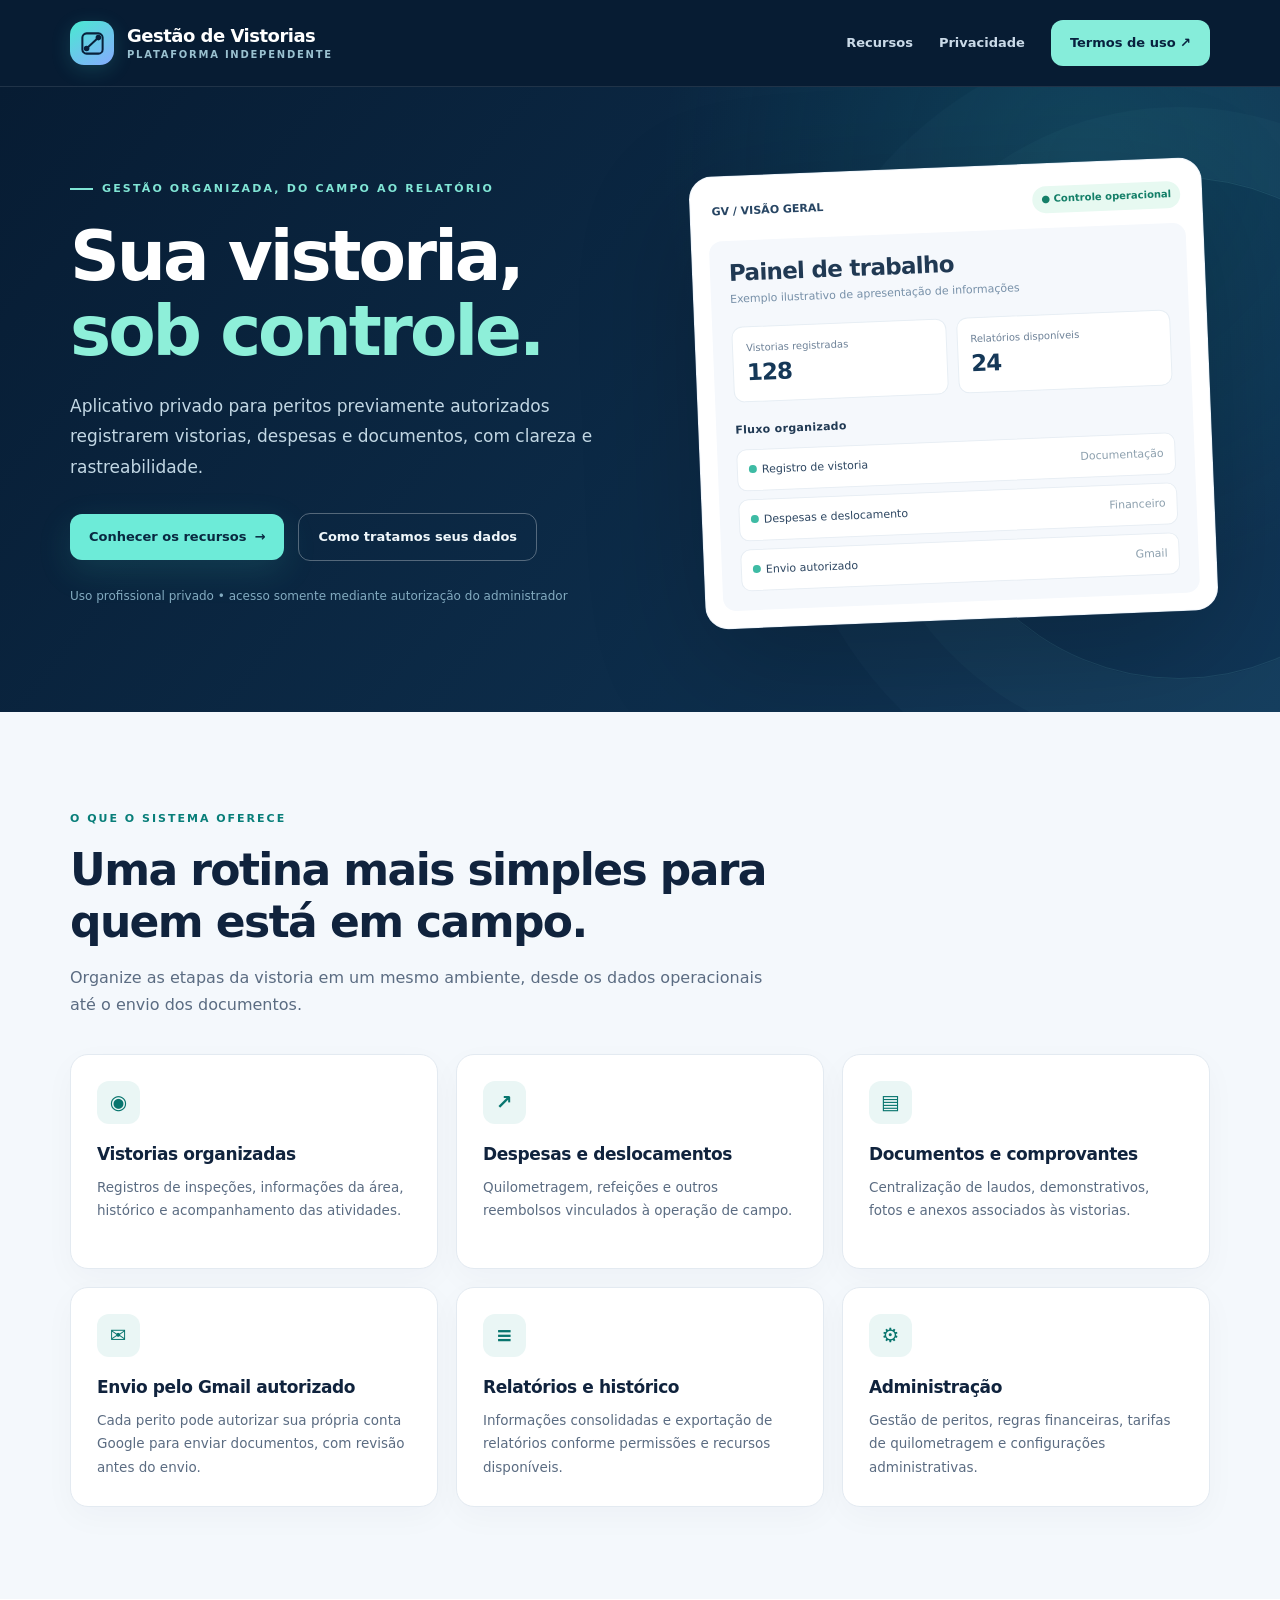
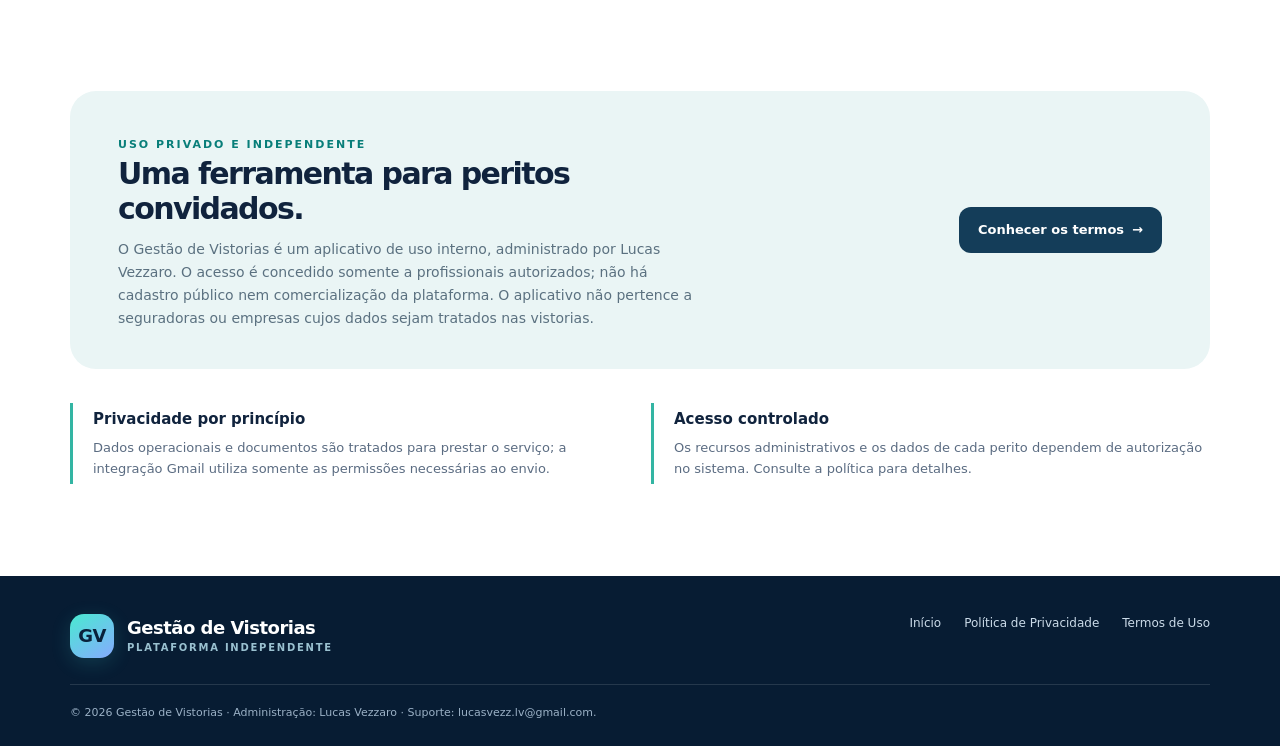
<file: index.html>
<!doctype html>
<html lang="pt-BR">
<head>
  <meta charset="utf-8">
  <meta name="viewport" content="width=device-width, initial-scale=1">
  <meta name="description" content="Gestão de Vistorias: aplicativo privado para peritos autorizados gerenciarem vistorias, despesas, documentos e envio pelo Gmail.">
  <meta name="theme-color" content="#071c33">
  <title>Gestão de Vistorias | Organização e controle de vistorias</title>
  <link rel="icon" type="image/svg+xml" href="./assets/favicon.svg">
  <link rel="stylesheet" href="./styles.css">
</head>
<body>
  <header class="nav">
    <div class="wrap nav-content">
      <a href="./index.html" class="brand" aria-label="Gestão de Vistorias, início">
        <span class="brand-mark" aria-hidden="true"><svg viewBox="0 0 32 32" fill="none"><rect x="4" y="4" width="24" height="24" rx="5" stroke="currentColor" stroke-width="2.4"/><path d="m9 22 14-13" stroke="currentColor" stroke-width="2.4" stroke-linecap="round"/><circle cx="9" cy="22" r="3.3" fill="currentColor"/><circle cx="23" cy="9" r="3.3" fill="currentColor"/></svg></span>
        <span>Gestão de Vistorias<span class="brand-sub">Plataforma independente</span></span>
      </a>
      <nav class="nav-links" aria-label="Menu principal">
        <a href="#recursos" class="optional">Recursos</a>
        <a href="./politica-de-privacidade.html">Privacidade</a>
        <a href="./termos-de-uso.html" class="nav-cta">Termos de uso ↗</a>
      </nav>
    </div>
  </header>
  <main>
    <section class="hero" aria-labelledby="main-title">
      <div class="wrap hero-grid">
        <div>
          <div class="eyebrow">Gestão organizada, do campo ao relatório</div>
          <h1 id="main-title">Sua vistoria, <span class="highlight">sob controle.</span></h1>
          <p class="hero-intro">Aplicativo privado para peritos previamente autorizados registrarem vistorias, despesas e documentos, com clareza e rastreabilidade.</p>
          <div class="hero-actions">
            <a class="button primary" href="#recursos">Conhecer os recursos <span aria-hidden="true">→</span></a>
            <a class="button secondary" href="./politica-de-privacidade.html">Como tratamos seus dados</a>
          </div>
          <p class="hero-note">Uso profissional privado • acesso somente mediante autorização do administrador</p>
        </div>
        <div class="preview" aria-label="Ilustração conceitual do painel de vistorias, sem dados reais">
          <div class="preview-header"><span>GV / VISÃO GERAL</span><span class="tag">● Controle operacional</span></div>
          <div class="preview-main">
            <h2 class="preview-heading">Painel de trabalho</h2>
            <p class="preview-desc">Exemplo ilustrativo de apresentação de informações</p>
            <div class="preview-stats"><div class="preview-stat"><span>Vistorias registradas</span><strong>128</strong></div><div class="preview-stat"><span>Relatórios disponíveis</span><strong>24</strong></div></div>
            <div class="preview-subhead">Fluxo organizado</div>
            <div class="preview-line"><span><i class="dot"></i>Registro de vistoria</span><span class="pale">Documentação</span></div>
            <div class="preview-line"><span><i class="dot"></i>Despesas e deslocamento</span><span class="pale">Financeiro</span></div>
            <div class="preview-line"><span><i class="dot"></i>Envio autorizado</span><span class="pale">Gmail</span></div>
          </div>
        </div>
      </div>
    </section>
    <section class="section soft" id="recursos">
      <div class="wrap">
        <div class="section-head"><span class="section-kicker">O que o sistema oferece</span><h2>Uma rotina mais simples para quem está em campo.</h2><p class="section-desc">Organize as etapas da vistoria em um mesmo ambiente, desde os dados operacionais até o envio dos documentos.</p></div>
        <div class="features">
          <article class="feature"><div class="feature-icon" aria-hidden="true">◉</div><h3>Vistorias organizadas</h3><p>Registros de inspeções, informações da área, histórico e acompanhamento das atividades.</p></article>
          <article class="feature"><div class="feature-icon" aria-hidden="true">↗</div><h3>Despesas e deslocamentos</h3><p>Quilometragem, refeições e outros reembolsos vinculados à operação de campo.</p></article>
          <article class="feature"><div class="feature-icon" aria-hidden="true">▤</div><h3>Documentos e comprovantes</h3><p>Centralização de laudos, demonstrativos, fotos e anexos associados às vistorias.</p></article>
          <article class="feature"><div class="feature-icon" aria-hidden="true">✉</div><h3>Envio pelo Gmail autorizado</h3><p>Cada perito pode autorizar sua própria conta Google para enviar documentos, com revisão antes do envio.</p></article>
          <article class="feature"><div class="feature-icon" aria-hidden="true">≡</div><h3>Relatórios e histórico</h3><p>Informações consolidadas e exportação de relatórios conforme permissões e recursos disponíveis.</p></article>
          <article class="feature"><div class="feature-icon" aria-hidden="true">⚙</div><h3>Administração</h3><p>Gestão de peritos, regras financeiras, tarifas de quilometragem e configurações administrativas.</p></article>
        </div>
      </div>
    </section>
    <section class="section" id="independencia"><div class="wrap">
      <div class="mid-section"><div><span class="section-kicker">Uso privado e independente</span><h2>Uma ferramenta para peritos convidados.</h2><p>O Gestão de Vistorias é um aplicativo de uso interno, administrado por Lucas Vezzaro. O acesso é concedido somente a profissionais autorizados; não há cadastro público nem comercialização da plataforma. O aplicativo não pertence a seguradoras ou empresas cujos dados sejam tratados nas vistorias.</p></div><a href="./termos-de-uso.html" class="button">Conhecer os termos <span aria-hidden="true">→</span></a></div>
      <div class="note-list"><div class="note"><h3>Privacidade por princípio</h3><p>Dados operacionais e documentos são tratados para prestar o serviço; a integração Gmail utiliza somente as permissões necessárias ao envio.</p></div><div class="note"><h3>Acesso controlado</h3><p>Os recursos administrativos e os dados de cada perito dependem de autorização no sistema. Consulte a política para detalhes.</p></div></div>
    </div></section>
  </main>
  <footer class="footer"><div class="wrap"><div class="footer-grid"><a href="./index.html" class="brand"><span class="brand-mark" aria-hidden="true">GV</span><span>Gestão de Vistorias<span class="brand-sub">Plataforma independente</span></span></a><nav aria-label="Links institucionais" class="footer-links"><a href="./index.html">Início</a><a href="./politica-de-privacidade.html">Política de Privacidade</a><a href="./termos-de-uso.html">Termos de Uso</a></nav></div><div class="footer-bottom">© 2026 Gestão de Vistorias · Administração: Lucas Vezzaro · Suporte: <a href="mailto:lucasvezz.lv@gmail.com">lucasvezz.lv@gmail.com</a>.</div></div></footer>
</body>
</html>
</file>
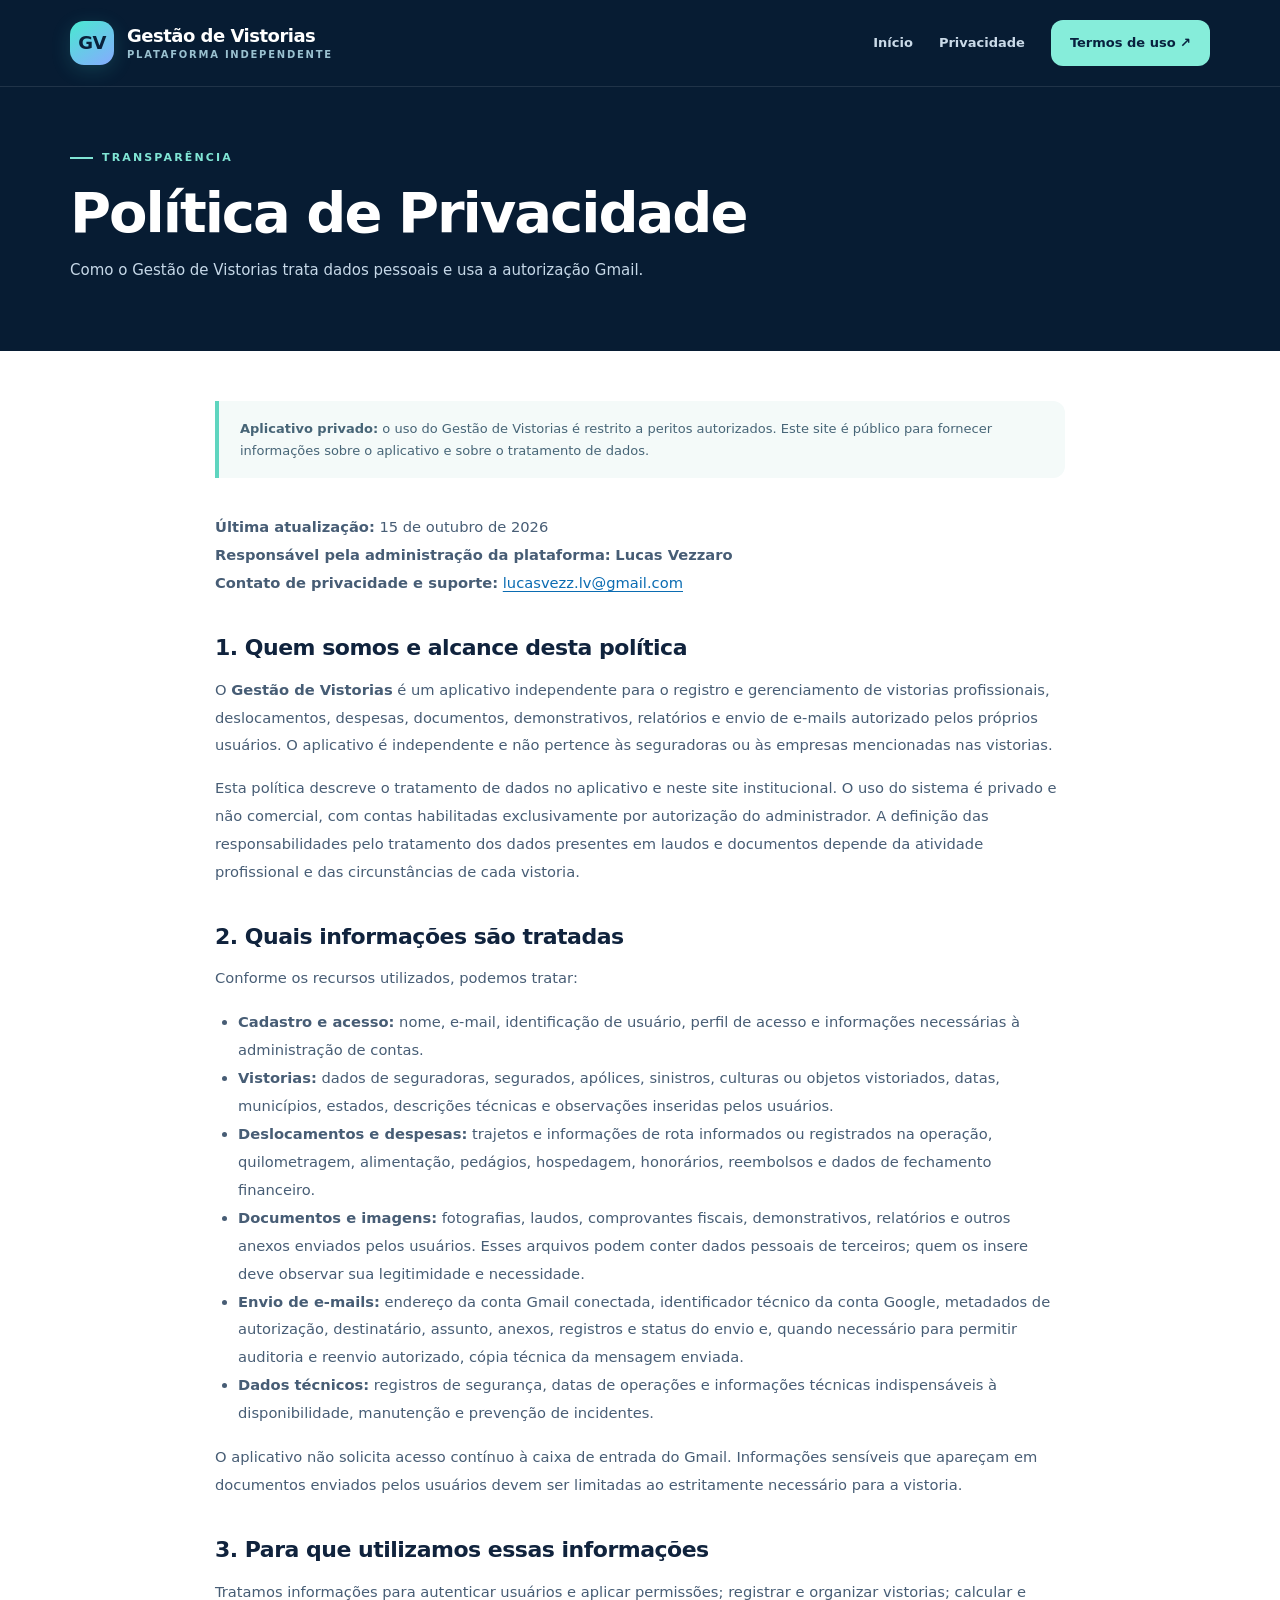
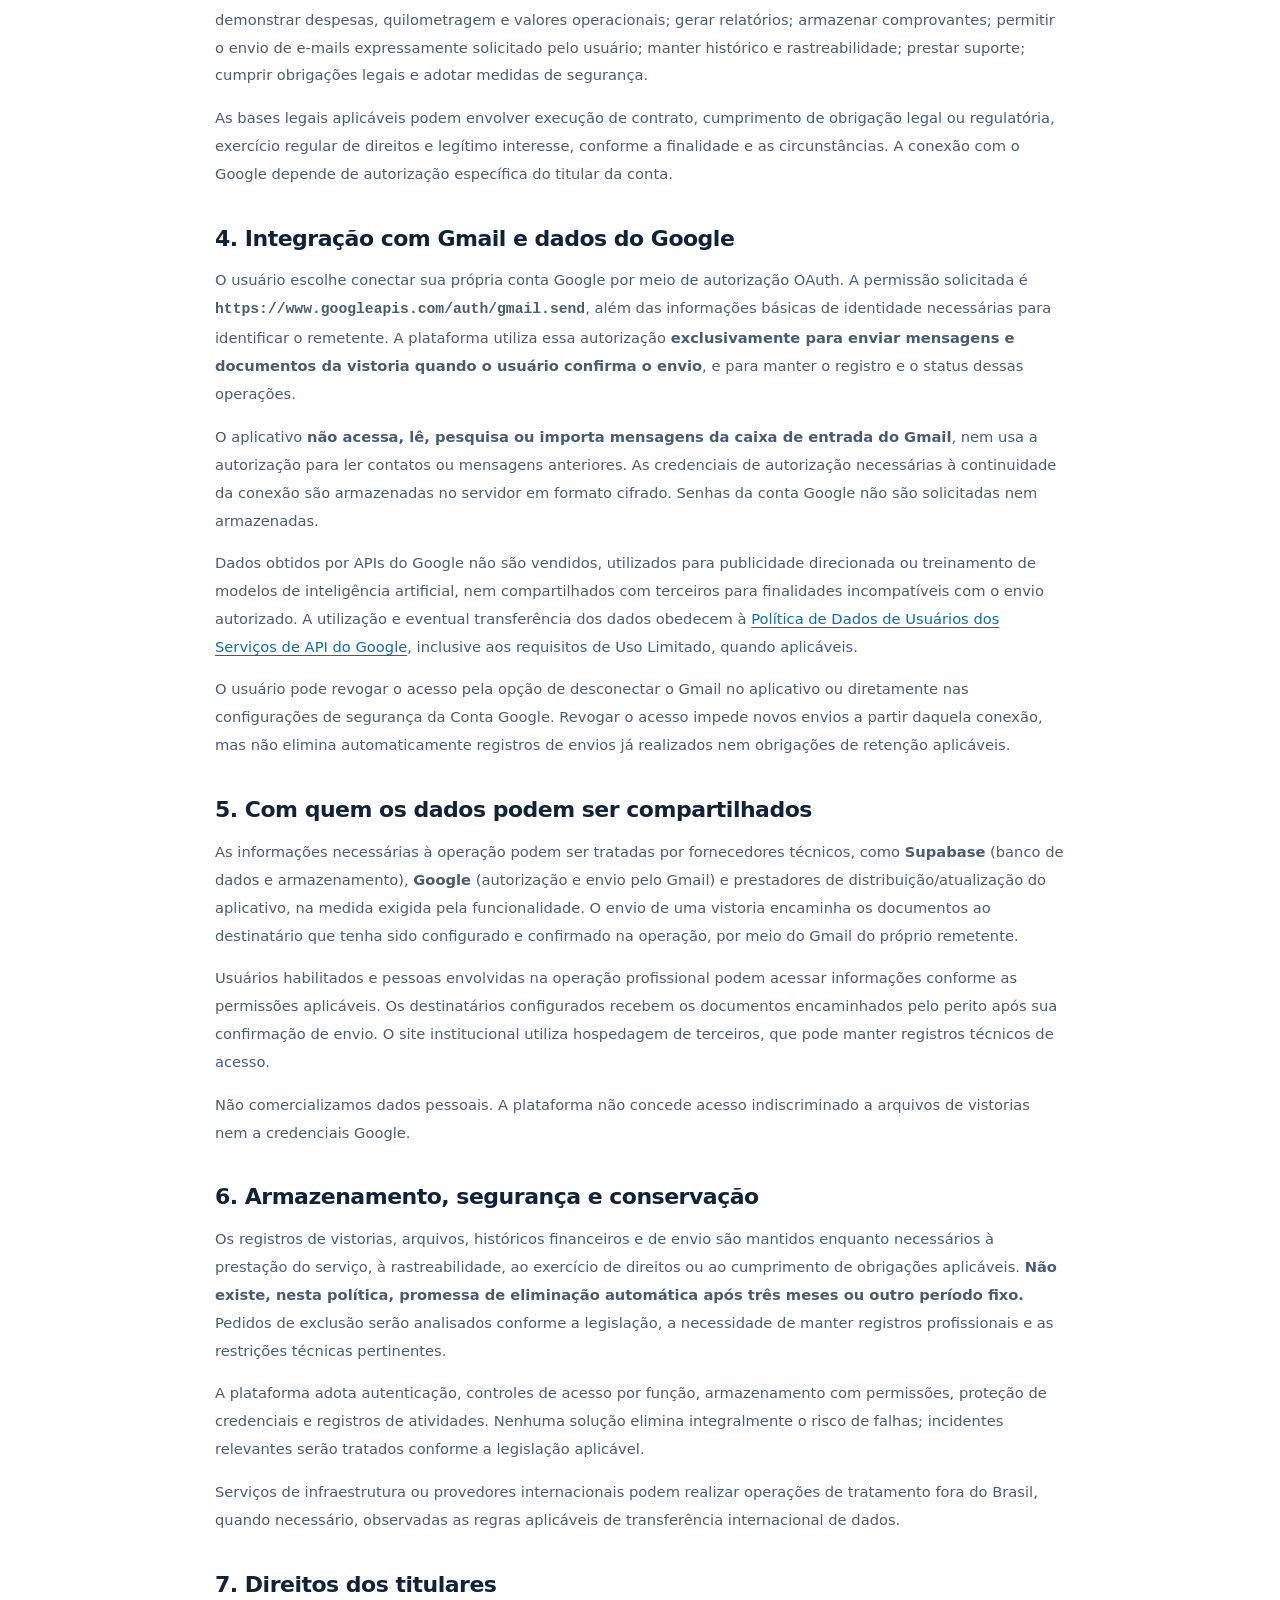
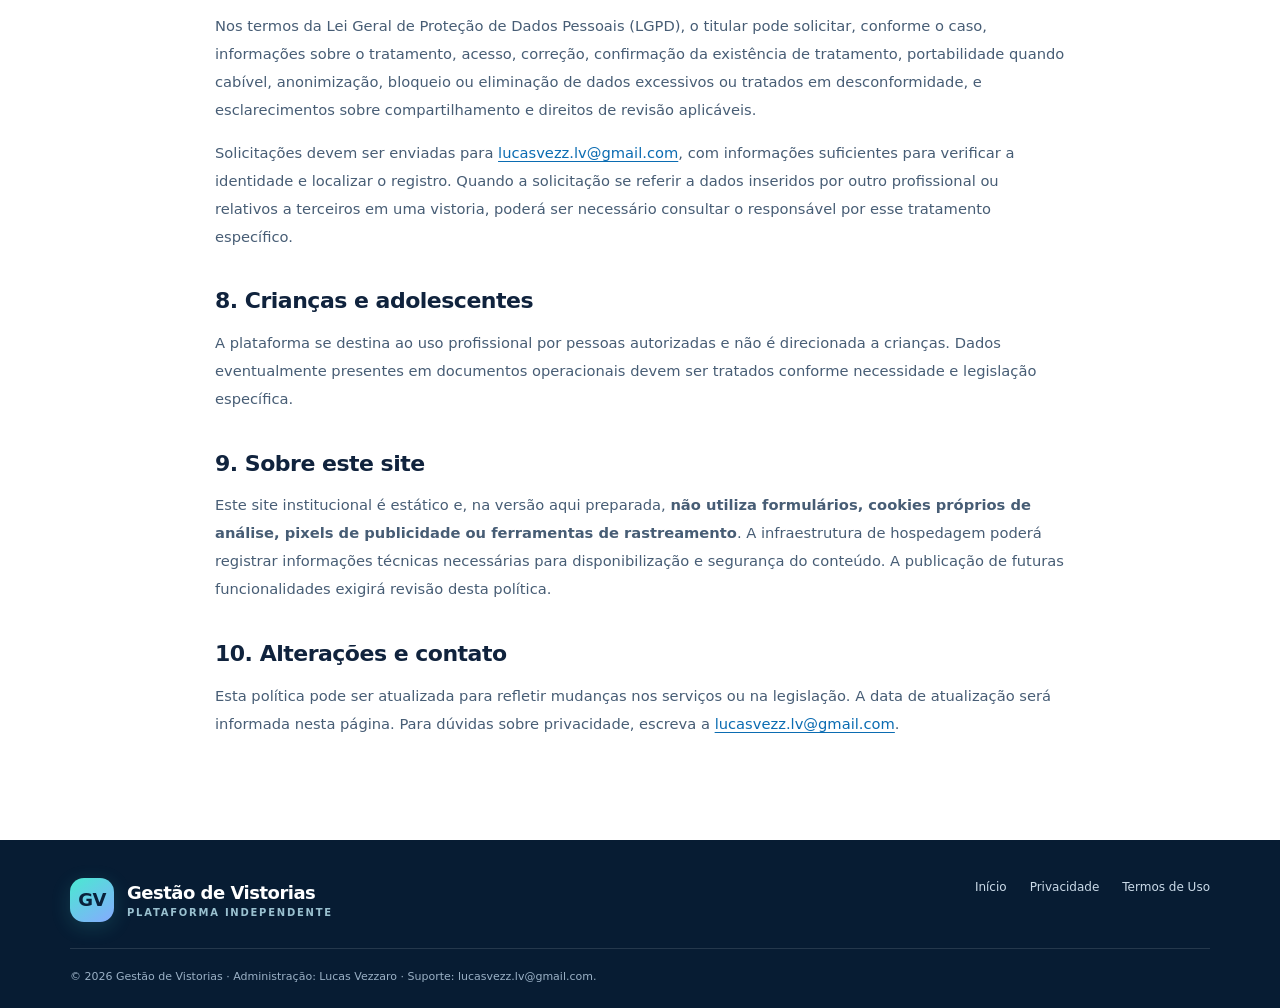
<file: politica-de-privacidade.html>
<!doctype html>
<html lang="pt-BR"><head><meta charset="utf-8"><meta name="viewport" content="width=device-width, initial-scale=1">
<meta name="theme-color" content="#071c33"><meta name="description" content="Como o Gestão de Vistorias trata dados pessoais e usa a autorização Gmail.">
<title>Política de Privacidade | Gestão de Vistorias</title>
<link rel="icon" type="image/svg+xml" href="./assets/favicon.svg"><link rel="stylesheet" href="./styles.css"></head>
<body><header class="nav"><div class="wrap nav-content"><a href="./index.html" class="brand"><span class="brand-mark" aria-hidden="true">GV</span><span>Gestão de Vistorias<span class="brand-sub">Plataforma independente</span></span></a><nav class="nav-links" aria-label="Menu principal"><a href="./index.html">Início</a><a href="./politica-de-privacidade.html">Privacidade</a><a class="nav-cta" href="./termos-de-uso.html">Termos de uso ↗</a></nav></div></header>
<main><section class="legal-intro"><div class="wrap"><span class="eyebrow">Transparência</span><h1>Política de Privacidade</h1><p>Como o Gestão de Vistorias trata dados pessoais e usa a autorização Gmail.</p></div></section>
<article class="wrap legal-page"><div class="legal-meta"><strong>Aplicativo privado:</strong> o uso do Gestão de Vistorias é restrito a peritos autorizados. Este site é público para fornecer informações sobre o aplicativo e sobre o tratamento de dados.</div>
<p><strong>Última atualização:</strong> 15 de outubro de 2026<br />
<strong>Responsável pela administração da plataforma:</strong> <strong>Lucas Vezzaro</strong><br />
<strong>Contato de privacidade e suporte:</strong> <a href="mailto:lucasvezz.lv@gmail.com">lucasvezz.lv@gmail.com</a></p>
<h2>1. Quem somos e alcance desta política</h2>
<p>O <strong>Gestão de Vistorias</strong> é um aplicativo independente para o registro e gerenciamento de vistorias profissionais, deslocamentos, despesas, documentos, demonstrativos, relatórios e envio de e-mails autorizado pelos próprios usuários. O aplicativo é independente e não pertence às seguradoras ou às empresas mencionadas nas vistorias.</p>
<p>Esta política descreve o tratamento de dados no aplicativo e neste site institucional. O uso do sistema é privado e não comercial, com contas habilitadas exclusivamente por autorização do administrador. A definição das responsabilidades pelo tratamento dos dados presentes em laudos e documentos depende da atividade profissional e das circunstâncias de cada vistoria.</p>
<h2>2. Quais informações são tratadas</h2>
<p>Conforme os recursos utilizados, podemos tratar:</p>
<ul>
<li><strong>Cadastro e acesso:</strong> nome, e-mail, identificação de usuário, perfil de acesso e informações necessárias à administração de contas.</li>
<li><strong>Vistorias:</strong> dados de seguradoras, segurados, apólices, sinistros, culturas ou objetos vistoriados, datas, municípios, estados, descrições técnicas e observações inseridas pelos usuários.</li>
<li><strong>Deslocamentos e despesas:</strong> trajetos e informações de rota informados ou registrados na operação, quilometragem, alimentação, pedágios, hospedagem, honorários, reembolsos e dados de fechamento financeiro.</li>
<li><strong>Documentos e imagens:</strong> fotografias, laudos, comprovantes fiscais, demonstrativos, relatórios e outros anexos enviados pelos usuários. Esses arquivos podem conter dados pessoais de terceiros; quem os insere deve observar sua legitimidade e necessidade.</li>
<li><strong>Envio de e-mails:</strong> endereço da conta Gmail conectada, identificador técnico da conta Google, metadados de autorização, destinatário, assunto, anexos, registros e status do envio e, quando necessário para permitir auditoria e reenvio autorizado, cópia técnica da mensagem enviada.</li>
<li><strong>Dados técnicos:</strong> registros de segurança, datas de operações e informações técnicas indispensáveis à disponibilidade, manutenção e prevenção de incidentes.</li>
</ul>
<p>O aplicativo não solicita acesso contínuo à caixa de entrada do Gmail. Informações sensíveis que apareçam em documentos enviados pelos usuários devem ser limitadas ao estritamente necessário para a vistoria.</p>
<h2>3. Para que utilizamos essas informações</h2>
<p>Tratamos informações para autenticar usuários e aplicar permissões; registrar e organizar vistorias; calcular e demonstrar despesas, quilometragem e valores operacionais; gerar relatórios; armazenar comprovantes; permitir o envio de e-mails expressamente solicitado pelo usuário; manter histórico e rastreabilidade; prestar suporte; cumprir obrigações legais e adotar medidas de segurança.</p>
<p>As bases legais aplicáveis podem envolver execução de contrato, cumprimento de obrigação legal ou regulatória, exercício regular de direitos e legítimo interesse, conforme a finalidade e as circunstâncias. A conexão com o Google depende de autorização específica do titular da conta.</p>
<h2>4. Integração com Gmail e dados do Google</h2>
<p>O usuário escolhe conectar sua própria conta Google por meio de autorização OAuth. A permissão solicitada é <strong><code>https://www.googleapis.com/auth/gmail.send</code></strong>, além das informações básicas de identidade necessárias para identificar o remetente. A plataforma utiliza essa autorização <strong>exclusivamente para enviar mensagens e documentos da vistoria quando o usuário confirma o envio</strong>, e para manter o registro e o status dessas operações.</p>
<p>O aplicativo <strong>não acessa, lê, pesquisa ou importa mensagens da caixa de entrada do Gmail</strong>, nem usa a autorização para ler contatos ou mensagens anteriores. As credenciais de autorização necessárias à continuidade da conexão são armazenadas no servidor em formato cifrado. Senhas da conta Google não são solicitadas nem armazenadas.</p>
<p>Dados obtidos por APIs do Google não são vendidos, utilizados para publicidade direcionada ou treinamento de modelos de inteligência artificial, nem compartilhados com terceiros para finalidades incompatíveis com o envio autorizado. A utilização e eventual transferência dos dados obedecem à <a href="https://developers.google.com/terms/api-services-user-data-policy">Política de Dados de Usuários dos Serviços de API do Google</a>, inclusive aos requisitos de Uso Limitado, quando aplicáveis.</p>
<p>O usuário pode revogar o acesso pela opção de desconectar o Gmail no aplicativo ou diretamente nas configurações de segurança da Conta Google. Revogar o acesso impede novos envios a partir daquela conexão, mas não elimina automaticamente registros de envios já realizados nem obrigações de retenção aplicáveis.</p>
<h2>5. Com quem os dados podem ser compartilhados</h2>
<p>As informações necessárias à operação podem ser tratadas por fornecedores técnicos, como <strong>Supabase</strong> (banco de dados e armazenamento), <strong>Google</strong> (autorização e envio pelo Gmail) e prestadores de distribuição/atualização do aplicativo, na medida exigida pela funcionalidade. O envio de uma vistoria encaminha os documentos ao destinatário que tenha sido configurado e confirmado na operação, por meio do Gmail do próprio remetente.</p>
<p>Usuários habilitados e pessoas envolvidas na operação profissional podem acessar informações conforme as permissões aplicáveis. Os destinatários configurados recebem os documentos encaminhados pelo perito após sua confirmação de envio. O site institucional utiliza hospedagem de terceiros, que pode manter registros técnicos de acesso.</p>
<p>Não comercializamos dados pessoais. A plataforma não concede acesso indiscriminado a arquivos de vistorias nem a credenciais Google.</p>
<h2>6. Armazenamento, segurança e conservação</h2>
<p>Os registros de vistorias, arquivos, históricos financeiros e de envio são mantidos enquanto necessários à prestação do serviço, à rastreabilidade, ao exercício de direitos ou ao cumprimento de obrigações aplicáveis. <strong>Não existe, nesta política, promessa de eliminação automática após três meses ou outro período fixo.</strong> Pedidos de exclusão serão analisados conforme a legislação, a necessidade de manter registros profissionais e as restrições técnicas pertinentes.</p>
<p>A plataforma adota autenticação, controles de acesso por função, armazenamento com permissões, proteção de credenciais e registros de atividades. Nenhuma solução elimina integralmente o risco de falhas; incidentes relevantes serão tratados conforme a legislação aplicável.</p>
<p>Serviços de infraestrutura ou provedores internacionais podem realizar operações de tratamento fora do Brasil, quando necessário, observadas as regras aplicáveis de transferência internacional de dados.</p>
<h2>7. Direitos dos titulares</h2>
<p>Nos termos da Lei Geral de Proteção de Dados Pessoais (LGPD), o titular pode solicitar, conforme o caso, informações sobre o tratamento, acesso, correção, confirmação da existência de tratamento, portabilidade quando cabível, anonimização, bloqueio ou eliminação de dados excessivos ou tratados em desconformidade, e esclarecimentos sobre compartilhamento e direitos de revisão aplicáveis.</p>
<p>Solicitações devem ser enviadas para <a href="mailto:lucasvezz.lv@gmail.com">lucasvezz.lv@gmail.com</a>, com informações suficientes para verificar a identidade e localizar o registro. Quando a solicitação se referir a dados inseridos por outro profissional ou relativos a terceiros em uma vistoria, poderá ser necessário consultar o responsável por esse tratamento específico.</p>
<h2>8. Crianças e adolescentes</h2>
<p>A plataforma se destina ao uso profissional por pessoas autorizadas e não é direcionada a crianças. Dados eventualmente presentes em documentos operacionais devem ser tratados conforme necessidade e legislação específica.</p>
<h2>9. Sobre este site</h2>
<p>Este site institucional é estático e, na versão aqui preparada, <strong>não utiliza formulários, cookies próprios de análise, pixels de publicidade ou ferramentas de rastreamento</strong>. A infraestrutura de hospedagem poderá registrar informações técnicas necessárias para disponibilização e segurança do conteúdo. A publicação de futuras funcionalidades exigirá revisão desta política.</p>
<h2>10. Alterações e contato</h2>
<p>Esta política pode ser atualizada para refletir mudanças nos serviços ou na legislação. A data de atualização será informada nesta página. Para dúvidas sobre privacidade, escreva a <a href="mailto:lucasvezz.lv@gmail.com">lucasvezz.lv@gmail.com</a>.</p>
</article></main>
<footer class="footer"><div class="wrap"><div class="footer-grid"><a href="./index.html" class="brand"><span class="brand-mark" aria-hidden="true">GV</span><span>Gestão de Vistorias<span class="brand-sub">Plataforma independente</span></span></a><nav class="footer-links" aria-label="Links institucionais"><a href="./index.html">Início</a><a href="./politica-de-privacidade.html">Privacidade</a><a href="./termos-de-uso.html">Termos de Uso</a></nav></div><div class="footer-bottom">© 2026 Gestão de Vistorias · Administração: Lucas Vezzaro · Suporte: <a href="mailto:lucasvezz.lv@gmail.com">lucasvezz.lv@gmail.com</a>.</div></div></footer></body></html>
</file>
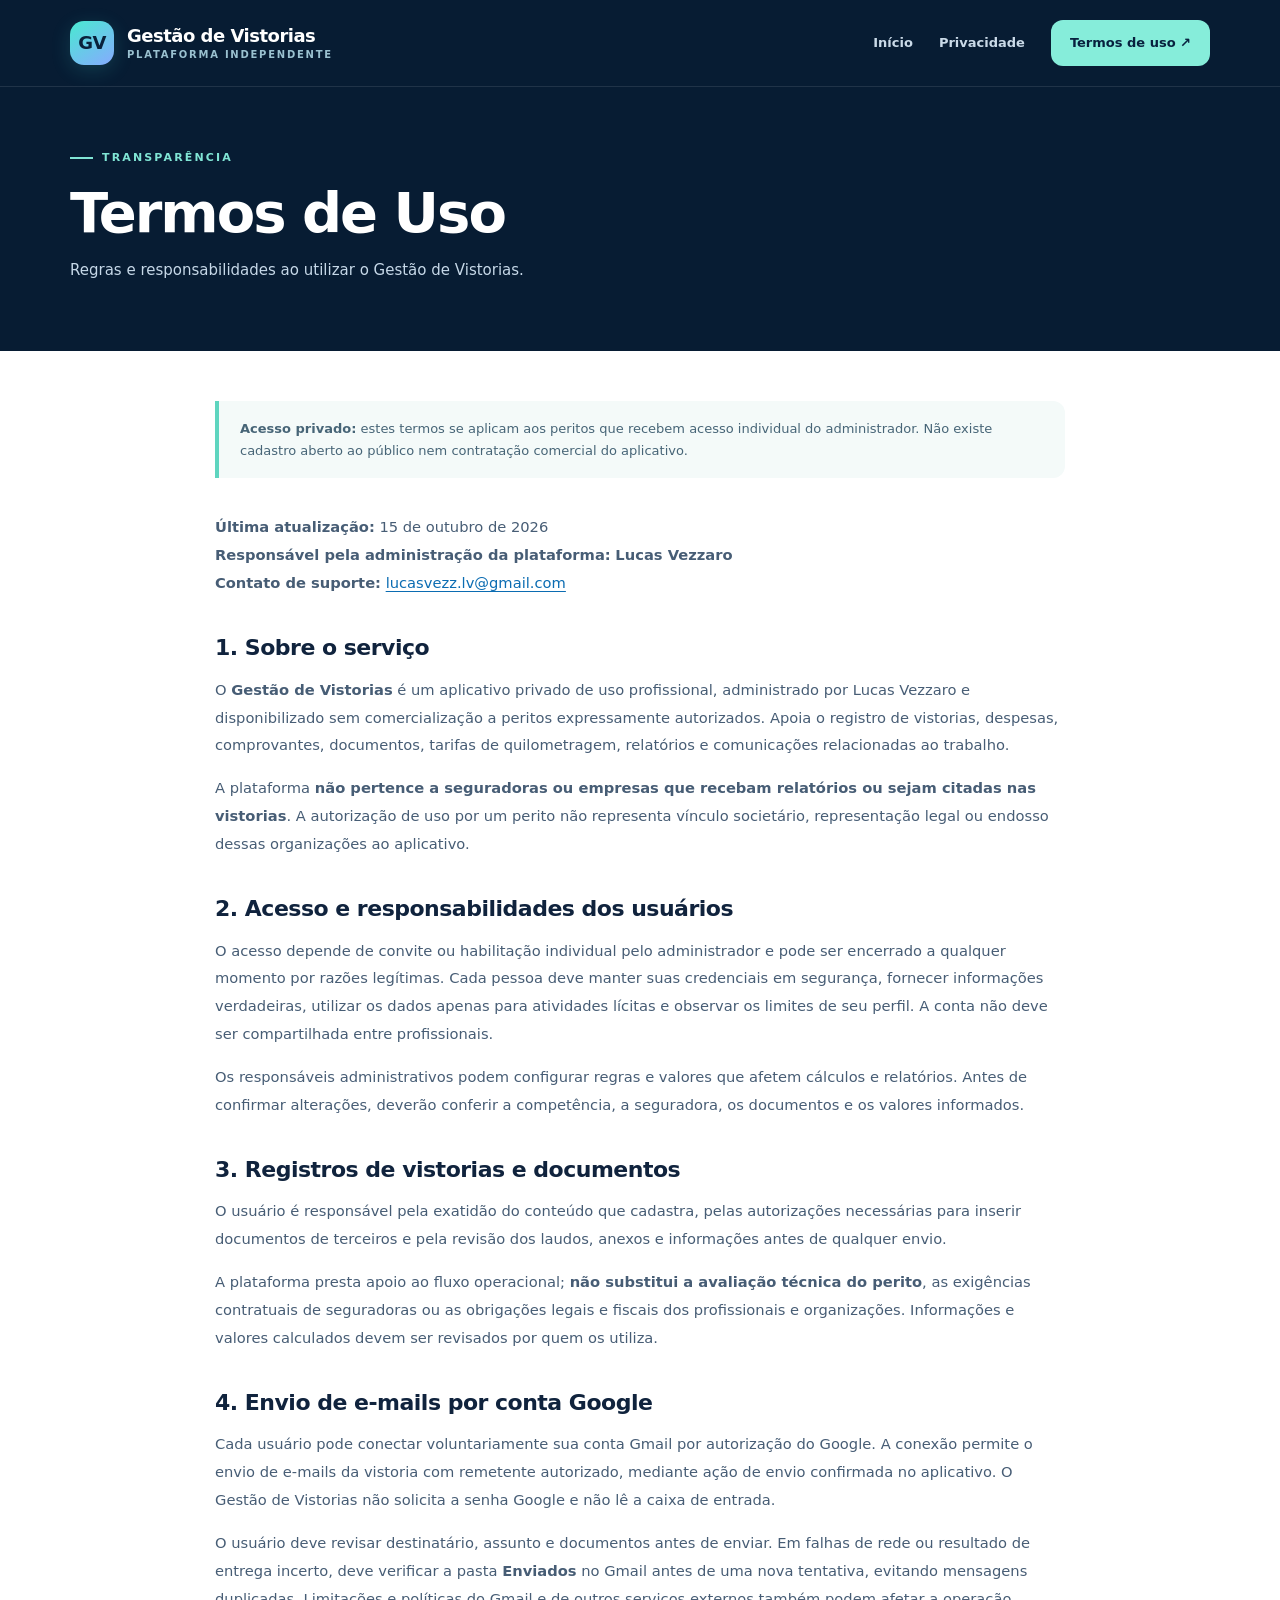
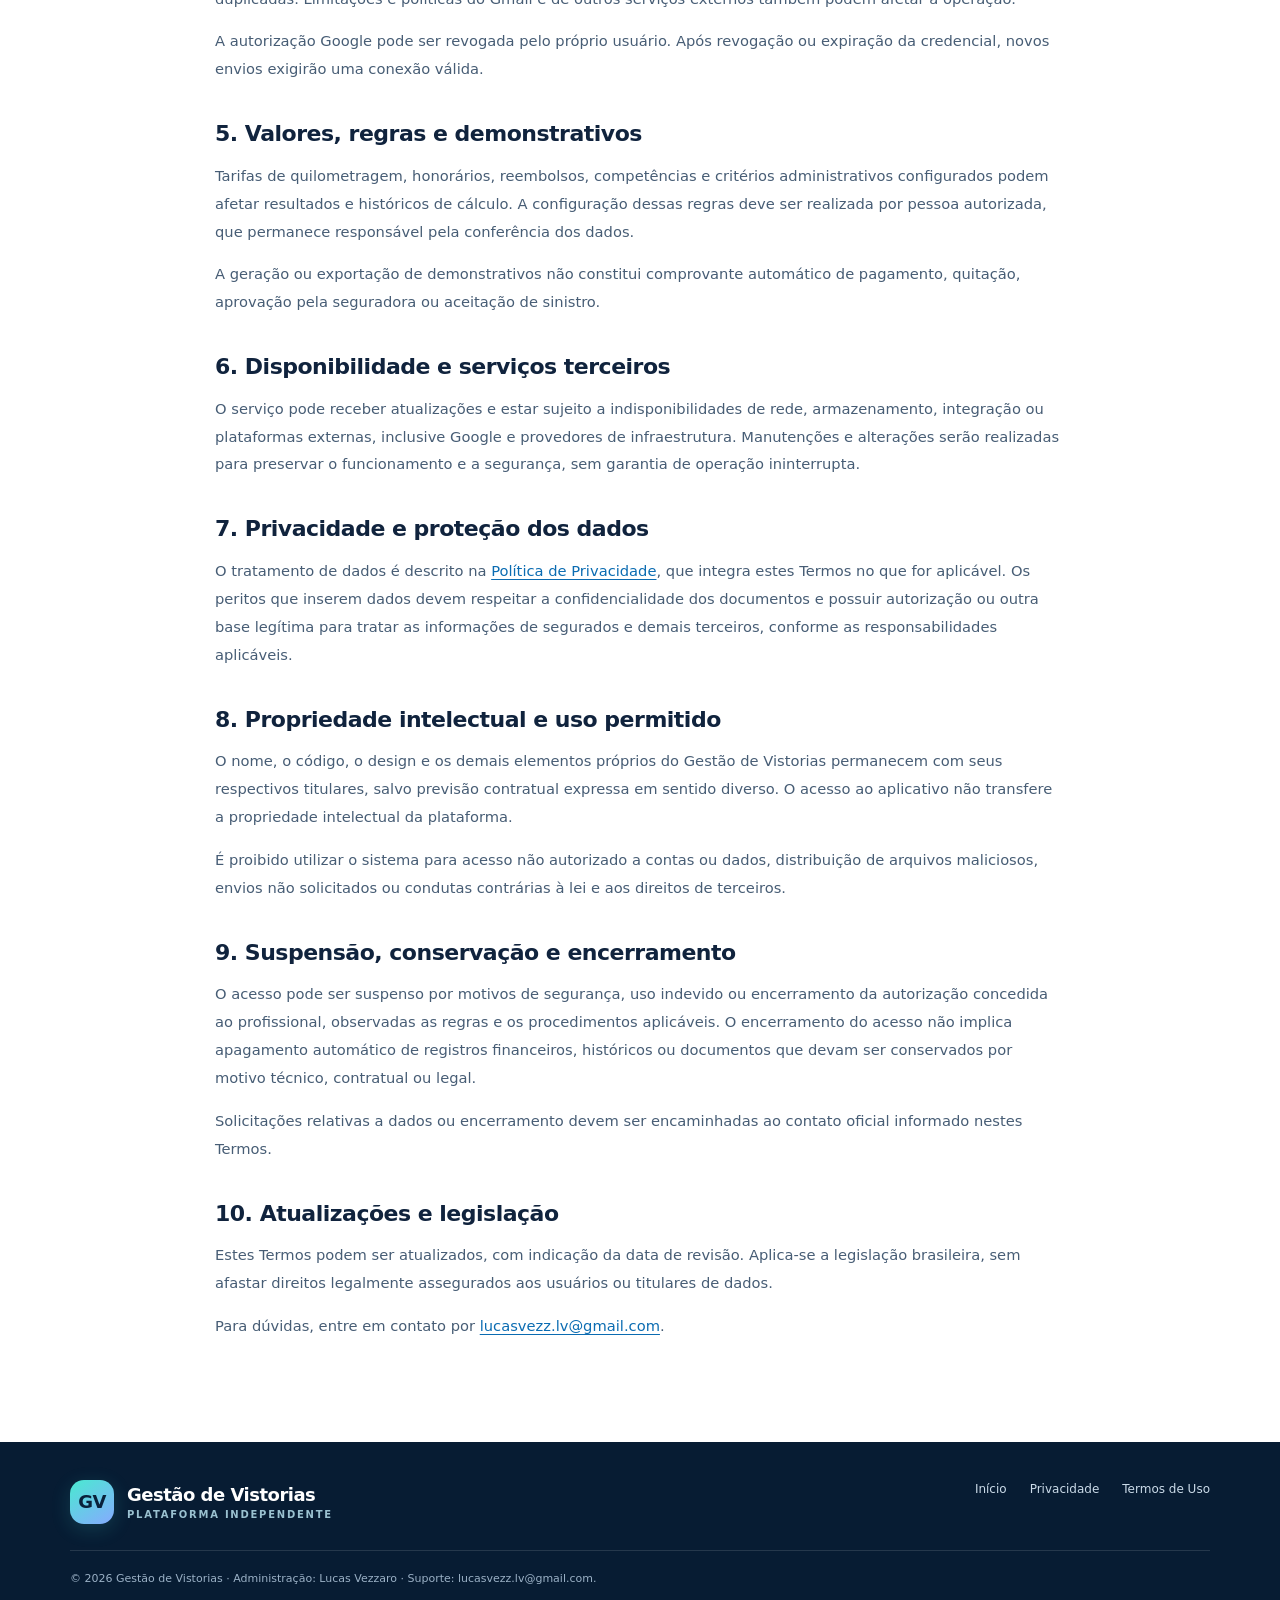
<file: termos-de-uso.html>
<!doctype html>
<html lang="pt-BR"><head><meta charset="utf-8"><meta name="viewport" content="width=device-width, initial-scale=1">
<meta name="theme-color" content="#071c33"><meta name="description" content="Regras e responsabilidades ao utilizar o Gestão de Vistorias.">
<title>Termos de Uso | Gestão de Vistorias</title>
<link rel="icon" type="image/svg+xml" href="./assets/favicon.svg"><link rel="stylesheet" href="./styles.css"></head>
<body><header class="nav"><div class="wrap nav-content"><a href="./index.html" class="brand"><span class="brand-mark" aria-hidden="true">GV</span><span>Gestão de Vistorias<span class="brand-sub">Plataforma independente</span></span></a><nav class="nav-links" aria-label="Menu principal"><a href="./index.html">Início</a><a href="./politica-de-privacidade.html">Privacidade</a><a class="nav-cta" href="./termos-de-uso.html">Termos de uso ↗</a></nav></div></header>
<main><section class="legal-intro"><div class="wrap"><span class="eyebrow">Transparência</span><h1>Termos de Uso</h1><p>Regras e responsabilidades ao utilizar o Gestão de Vistorias.</p></div></section>
<article class="wrap legal-page"><div class="legal-meta"><strong>Acesso privado:</strong> estes termos se aplicam aos peritos que recebem acesso individual do administrador. Não existe cadastro aberto ao público nem contratação comercial do aplicativo.</div>
<p><strong>Última atualização:</strong> 15 de outubro de 2026<br />
<strong>Responsável pela administração da plataforma:</strong> <strong>Lucas Vezzaro</strong><br />
<strong>Contato de suporte:</strong> <a href="mailto:lucasvezz.lv@gmail.com">lucasvezz.lv@gmail.com</a></p>
<h2>1. Sobre o serviço</h2>
<p>O <strong>Gestão de Vistorias</strong> é um aplicativo privado de uso profissional, administrado por Lucas Vezzaro e disponibilizado sem comercialização a peritos expressamente autorizados. Apoia o registro de vistorias, despesas, comprovantes, documentos, tarifas de quilometragem, relatórios e comunicações relacionadas ao trabalho.</p>
<p>A plataforma <strong>não pertence a seguradoras ou empresas que recebam relatórios ou sejam citadas nas vistorias</strong>. A autorização de uso por um perito não representa vínculo societário, representação legal ou endosso dessas organizações ao aplicativo.</p>
<h2>2. Acesso e responsabilidades dos usuários</h2>
<p>O acesso depende de convite ou habilitação individual pelo administrador e pode ser encerrado a qualquer momento por razões legítimas. Cada pessoa deve manter suas credenciais em segurança, fornecer informações verdadeiras, utilizar os dados apenas para atividades lícitas e observar os limites de seu perfil. A conta não deve ser compartilhada entre profissionais.</p>
<p>Os responsáveis administrativos podem configurar regras e valores que afetem cálculos e relatórios. Antes de confirmar alterações, deverão conferir a competência, a seguradora, os documentos e os valores informados.</p>
<h2>3. Registros de vistorias e documentos</h2>
<p>O usuário é responsável pela exatidão do conteúdo que cadastra, pelas autorizações necessárias para inserir documentos de terceiros e pela revisão dos laudos, anexos e informações antes de qualquer envio.</p>
<p>A plataforma presta apoio ao fluxo operacional; <strong>não substitui a avaliação técnica do perito</strong>, as exigências contratuais de seguradoras ou as obrigações legais e fiscais dos profissionais e organizações. Informações e valores calculados devem ser revisados por quem os utiliza.</p>
<h2>4. Envio de e-mails por conta Google</h2>
<p>Cada usuário pode conectar voluntariamente sua conta Gmail por autorização do Google. A conexão permite o envio de e-mails da vistoria com remetente autorizado, mediante ação de envio confirmada no aplicativo. O Gestão de Vistorias não solicita a senha Google e não lê a caixa de entrada.</p>
<p>O usuário deve revisar destinatário, assunto e documentos antes de enviar. Em falhas de rede ou resultado de entrega incerto, deve verificar a pasta <strong>Enviados</strong> no Gmail antes de uma nova tentativa, evitando mensagens duplicadas. Limitações e políticas do Gmail e de outros serviços externos também podem afetar a operação.</p>
<p>A autorização Google pode ser revogada pelo próprio usuário. Após revogação ou expiração da credencial, novos envios exigirão uma conexão válida.</p>
<h2>5. Valores, regras e demonstrativos</h2>
<p>Tarifas de quilometragem, honorários, reembolsos, competências e critérios administrativos configurados podem afetar resultados e históricos de cálculo. A configuração dessas regras deve ser realizada por pessoa autorizada, que permanece responsável pela conferência dos dados.</p>
<p>A geração ou exportação de demonstrativos não constitui comprovante automático de pagamento, quitação, aprovação pela seguradora ou aceitação de sinistro.</p>
<h2>6. Disponibilidade e serviços terceiros</h2>
<p>O serviço pode receber atualizações e estar sujeito a indisponibilidades de rede, armazenamento, integração ou plataformas externas, inclusive Google e provedores de infraestrutura. Manutenções e alterações serão realizadas para preservar o funcionamento e a segurança, sem garantia de operação ininterrupta.</p>
<h2>7. Privacidade e proteção dos dados</h2>
<p>O tratamento de dados é descrito na <a href="./politica-de-privacidade.html">Política de Privacidade</a>, que integra estes Termos no que for aplicável. Os peritos que inserem dados devem respeitar a confidencialidade dos documentos e possuir autorização ou outra base legítima para tratar as informações de segurados e demais terceiros, conforme as responsabilidades aplicáveis.</p>
<h2>8. Propriedade intelectual e uso permitido</h2>
<p>O nome, o código, o design e os demais elementos próprios do Gestão de Vistorias permanecem com seus respectivos titulares, salvo previsão contratual expressa em sentido diverso. O acesso ao aplicativo não transfere a propriedade intelectual da plataforma.</p>
<p>É proibido utilizar o sistema para acesso não autorizado a contas ou dados, distribuição de arquivos maliciosos, envios não solicitados ou condutas contrárias à lei e aos direitos de terceiros.</p>
<h2>9. Suspensão, conservação e encerramento</h2>
<p>O acesso pode ser suspenso por motivos de segurança, uso indevido ou encerramento da autorização concedida ao profissional, observadas as regras e os procedimentos aplicáveis. O encerramento do acesso não implica apagamento automático de registros financeiros, históricos ou documentos que devam ser conservados por motivo técnico, contratual ou legal.</p>
<p>Solicitações relativas a dados ou encerramento devem ser encaminhadas ao contato oficial informado nestes Termos.</p>
<h2>10. Atualizações e legislação</h2>
<p>Estes Termos podem ser atualizados, com indicação da data de revisão. Aplica-se a legislação brasileira, sem afastar direitos legalmente assegurados aos usuários ou titulares de dados.</p>
<p>Para dúvidas, entre em contato por <a href="mailto:lucasvezz.lv@gmail.com">lucasvezz.lv@gmail.com</a>.</p>
</article></main>
<footer class="footer"><div class="wrap"><div class="footer-grid"><a href="./index.html" class="brand"><span class="brand-mark" aria-hidden="true">GV</span><span>Gestão de Vistorias<span class="brand-sub">Plataforma independente</span></span></a><nav class="footer-links" aria-label="Links institucionais"><a href="./index.html">Início</a><a href="./politica-de-privacidade.html">Privacidade</a><a href="./termos-de-uso.html">Termos de Uso</a></nav></div><div class="footer-bottom">© 2026 Gestão de Vistorias · Administração: Lucas Vezzaro · Suporte: <a href="mailto:lucasvezz.lv@gmail.com">lucasvezz.lv@gmail.com</a>.</div></div></footer></body></html>
</file>
<file: styles.css>
:root {
  --ink:#10233d; --muted:#5b6c82; --navy:#071c33; --navy-2:#0b2b48;
  --blue:#206ddd; --teal:#54e3cb; --line:#e3eaf1; --pale:#f4f8fc;
  --white:#fff; --radius:22px; --shadow:0 20px 70px rgba(11,31,58,.10);
  font-synthesis:none;
}
*{box-sizing:border-box}
html{scroll-behavior:smooth}
body{margin:0;background:#fff;color:var(--ink);font-family:Inter,ui-sans-serif,system-ui,-apple-system,BlinkMacSystemFont,"Segoe UI",sans-serif;line-height:1.65}
a{color:inherit;text-decoration:none}a:hover{text-decoration:underline}
a:focus-visible{outline:3px solid var(--teal);outline-offset:5px;border-radius:4px}
img{max-width:100%}
.wrap{width:min(1140px,calc(100% - 44px));margin-inline:auto}
.nav{background:var(--navy);color:#fff;border-bottom:1px solid rgba(255,255,255,.1)}
.nav-content{display:flex;justify-content:space-between;align-items:center;gap:20px;min-height:86px}
.brand{display:flex;align-items:center;gap:13px;font-weight:800;line-height:1.1;font-size:18px;letter-spacing:-.5px}
.brand:hover{text-decoration:none}
.brand-mark{display:inline-grid;place-items:center;width:44px;height:44px;flex:none;border-radius:14px;background:linear-gradient(145deg,#49ead1,#86aaff);color:#09213b;box-shadow:0 5px 20px rgba(67,224,218,.16)}
.brand-mark svg{width:27px;height:27px}
.brand-sub{display:block;font-size:10px;letter-spacing:1.75px;text-transform:uppercase;color:#9ac1d0;margin-top:4px;font-weight:650}
.nav-links{display:flex;align-items:center;gap:26px;color:#cadae8;font-size:13px;font-weight:600}
.nav-links a:hover{color:#fff}
.nav-cta,.button{display:inline-flex;align-items:center;justify-content:center;gap:8px;font-size:13px;font-weight:800;border-radius:12px;padding:12px 19px;white-space:nowrap}
.nav-cta{color:#08213e!important;background:#86edda}
.nav-cta:hover{text-decoration:none;background:#b2f6eb}
.hero{position:relative;overflow:hidden;background:radial-gradient(circle at 85% 12%,rgba(26,156,160,.19),transparent 35%),linear-gradient(130deg,var(--navy),#103657);color:#fff}
.hero:before{content:"";position:absolute;right:-150px;top:90px;width:500px;height:500px;border:1px solid rgba(128,216,220,.12);border-radius:50%;box-shadow:0 0 0 70px rgba(128,216,220,.03),0 0 0 145px rgba(128,216,220,.023);pointer-events:none}
.hero-grid{position:relative;display:grid;grid-template-columns:1.05fr .95fr;gap:60px;align-items:center;min-height:555px;padding-block:80px 92px}
.eyebrow{font-size:11px;text-transform:uppercase;letter-spacing:2.15px;font-weight:800;color:#80e5d5;display:flex;align-items:center;gap:9px}
.eyebrow:before{content:"";width:23px;height:2px;background:currentColor}
h1{font-size:clamp(42px,5.4vw,73px);line-height:1.08;letter-spacing:-3px;margin:21px 0 22px;font-weight:825}
h1 .highlight{color:#8eefd9}
.hero-intro{font-size:17px;color:#c2d7e4;line-height:1.8;max-width:560px;margin:0 0 31px}
.hero-actions{display:flex;flex-wrap:wrap;align-items:center;gap:14px}
.button.primary{background:#6debd8;color:#092840;box-shadow:0 11px 35px rgba(69,230,204,.13)}
.button.primary:hover{text-decoration:none;background:#99f1e2}
.button.secondary{border:1px solid rgba(255,255,255,.3);color:#eff7fb}
.button.secondary:hover{text-decoration:none;background:rgba(255,255,255,.1)}
.hero-note{color:#83abc0;font-size:12px;margin:26px 0 0}
.preview{background:#fff;border:1px solid rgba(224,236,246,.55);border-radius:23px;padding:17px;box-shadow:0 35px 120px rgba(0,0,0,.2);transform:rotate(-2.3deg)}
.preview-header{display:flex;justify-content:space-between;align-items:center;padding:5px 4px 15px;gap:10px;color:#274563;font-size:11px;font-weight:800}
.preview-header .tag{color:#147f68;background:#e7f9f1;border-radius:100px;padding:5px 9px;font-size:10px}
.preview-main{background:#f5f8fc;border-radius:13px;padding:19px;color:#203953}
.preview-heading{font-size:23px;font-weight:850;letter-spacing:-.7px;margin:0}
.preview-desc{font-size:11px;color:#7790a8;margin:4px 0 18px}
.preview-stats{display:grid;grid-template-columns:1fr 1fr;gap:10px}
.preview-stat{background:#fff;border:1px solid #e7eef4;padding:13px;border-radius:11px}
.preview-stat span{display:block;font-size:10px;color:#6e8298}
.preview-stat strong{display:block;font-size:23px;line-height:1.4;letter-spacing:-1px;color:#153858}
.preview-subhead{font-size:11px;font-weight:850;letter-spacing:.3px;margin:19px 0 9px}
.preview-line{display:flex;justify-content:space-between;gap:8px;background:white;border:1px solid #e8eef4;border-radius:10px;padding:11px;margin-top:8px;font-size:11px;color:#2d4661}
.preview-line .dot{height:8px;width:8px;background:#3ebba4;border-radius:50%;display:inline-block;margin-right:5px}
.preview-line .pale{color:#8da0ae}
.section{padding:92px 0}
.section.soft{background:var(--pale)}
.section-head{max-width:710px;margin:0 0 36px}
.section-kicker{color:#087e79;font-size:11px;letter-spacing:2px;font-weight:900;text-transform:uppercase}
h2{font-size:clamp(29px,3.5vw,44px);letter-spacing:-1.6px;line-height:1.18;margin:14px 0 17px;font-weight:850}
.section-desc{font-size:16px;color:var(--muted);max-width:700px;margin:0}
.features{display:grid;grid-template-columns:repeat(3,1fr);gap:18px}
.feature{background:#fff;border:1px solid var(--line);padding:26px;border-radius:18px;min-height:215px;box-shadow:0 10px 32px rgba(12,34,53,.03)}
.feature-icon{width:43px;height:43px;border-radius:12px;background:#eaf6f5;color:#08756e;display:grid;place-items:center;font-weight:800;font-size:20px;margin-bottom:20px}
.feature h3{font-size:17px;line-height:1.28;margin:0 0 10px;letter-spacing:-.4px}
.feature p{margin:0;font-size:13.5px;line-height:1.75;color:var(--muted)}
.mid-section{background:#eaf5f5;border-radius:26px;display:flex;gap:60px;justify-content:space-between;align-items:center;padding:39px 48px}
.mid-section h2{margin:0 0 11px;max-width:560px;font-size:30px}
.mid-section p{margin:0;color:#5b7180;max-width:590px;font-size:14px}
.mid-section .button{background:#143d59;color:#fff}
.mid-section .button:hover{background:#0d5571;text-decoration:none}
.note-list{display:grid;grid-template-columns:1fr 1fr;gap:22px;margin-top:34px}
.note{border-left:3px solid #33b5a3;padding:4px 0 4px 20px}
.note h3{margin:0 0 5px;font-size:15px}.note p{color:var(--muted);margin:0;font-size:13px}
.footer{background:var(--navy);color:#cbdbe9;padding:38px 0 24px}
.footer-grid{display:flex;align-items:start;justify-content:space-between;gap:30px}
.footer .brand{color:#fff}
.footer-links{display:flex;gap:23px;flex-wrap:wrap;font-size:12px}
.footer-links a:hover{color:white}
.footer-bottom{margin-top:26px;border-top:1px solid rgba(255,255,255,.12);padding-top:19px;color:#9bb1c6;font-size:11px}
.legal-intro{background:var(--navy);color:#fff;padding:62px 0 69px}
.legal-intro h1{font-size:clamp(37px,5vw,56px);margin:16px 0 14px;letter-spacing:-2px}
.legal-intro p{margin:0;max-width:760px;color:#c6d8e8;font-size:15px}
.legal-page{max-width:850px;padding:50px 0 88px}
.legal-page h2{font-size:22px;letter-spacing:-.5px;margin:38px 0 13px}
.legal-page h3{font-size:16px;margin:22px 0 10px}
.legal-page p,.legal-page li{font-size:14.7px;color:#475d75;line-height:1.9}
.legal-page ul{padding-left:23px}
.legal-page a{color:#0b6cb2;text-decoration:underline;text-underline-offset:3px}
.legal-meta{border-left:4px solid #5ed5bf;background:#f4faf9;padding:17px 21px;color:#476577;font-size:13px;border-radius:0 12px 12px 0;margin-bottom:35px}
.legal-page .legal-warning{background:#fff9ea;border:1px solid #f0d9a1;border-radius:12px;padding:13px 17px;color:#80580c;font-size:13px}
@media(max-width:850px){.hero-grid{grid-template-columns:1fr;min-height:unset;gap:38px;padding-block:62px}.preview{max-width:520px;transform:none}.features{grid-template-columns:repeat(2,1fr)}.mid-section{gap:22px;padding:28px;flex-direction:column;align-items:start}.nav-links{gap:14px}.nav-links .optional{display:none}}
@media(max-width:600px){.wrap{width:calc(100% - 36px)}.nav-content{min-height:75px}.brand{font-size:15px}.brand-mark{width:38px;height:38px;border-radius:12px}.brand-sub{font-size:8px}.nav-links{font-size:11px;gap:11px}.nav-cta{padding:9px 10px;font-size:11px}.hero-grid{padding:50px 0 68px}.hero h1{font-size:46px;letter-spacing:-2px}.hero-intro{font-size:15px}.hero-actions{gap:10px}.hero-actions .button{font-size:12px}.section{padding:65px 0}.features,.note-list{grid-template-columns:1fr}.feature{min-height:auto;padding:23px}.mid-section h2{font-size:26px}.footer-grid{flex-direction:column}.footer-links{gap:15px}.legal-intro{padding:45px 0 50px}.legal-page{padding-block:36px 67px}.legal-page h2{font-size:20px}}
@media(prefers-reduced-motion:reduce){html{scroll-behavior:auto}}
</file>
